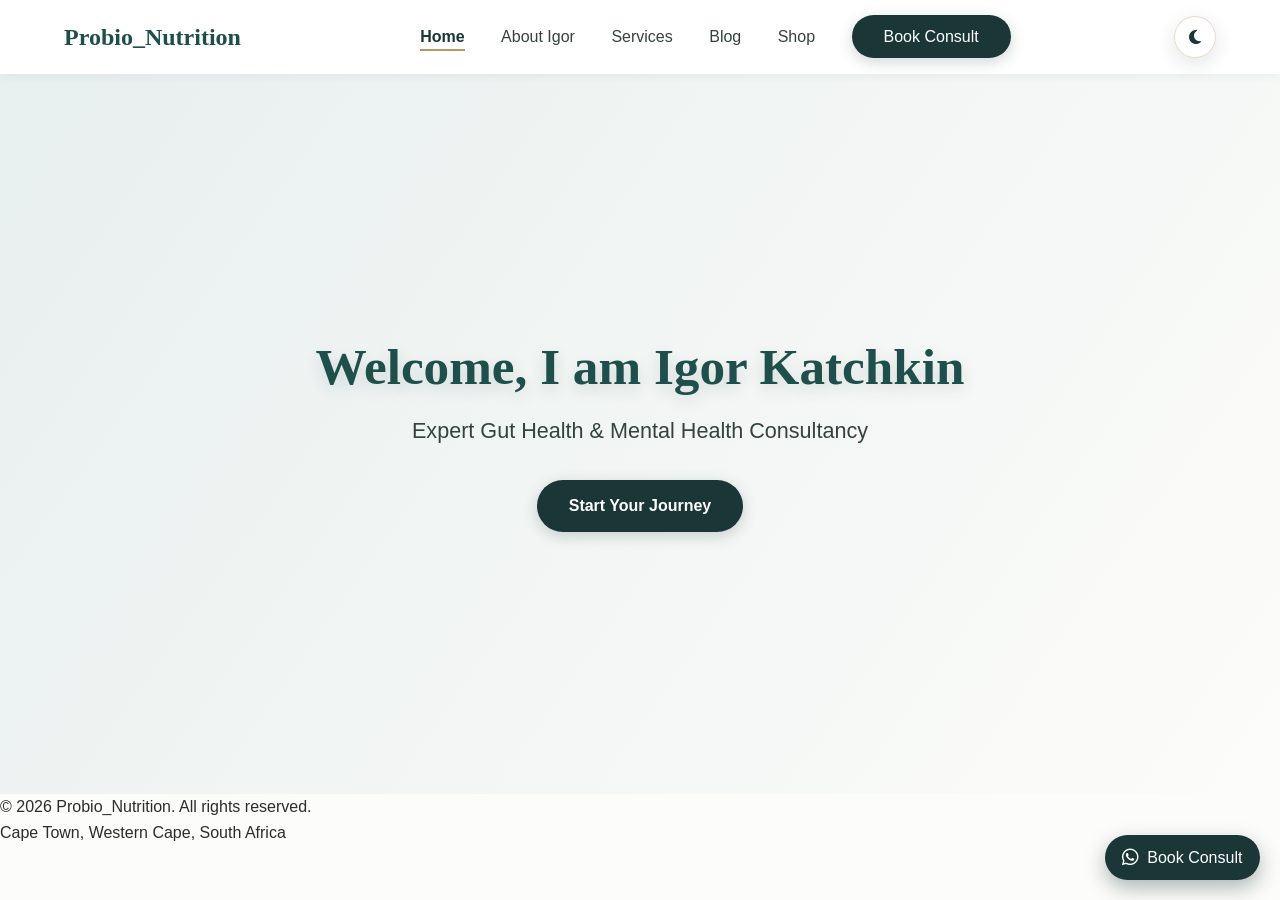
<file: index.html>
<!DOCTYPE html>
<html lang="en-ZA">
<head>
    <meta charset="UTF-8">
    <meta name="viewport" content="width=device-width, initial-scale=1.0">
    <!-- Google tag (gtag.js) -->
    <script async src="https://www.googletagmanager.com/gtag/js?id=G-XXXXXXXXXX"></script>
    <script>
        window.dataLayer = window.dataLayer || [];
        function gtag(){dataLayer.push(arguments);}
        gtag('js', new Date());
        gtag('config', 'G-XXXXXXXXXX');
    </script>
    <title>Probio Nutrition | Gut &amp; Mental Health Consultancy</title>
    <meta name="description" content="Igor Katchkin offers holistic gut health products and expert mental health consultancy to support long-term wellbeing through personalized guidance.">
    <meta name="keywords" content="probiotics, gut health, mental health consultancy, life coaching, holistic wellness, nutrition, South Africa, Igor Katchkin, microbiome support, emotional wellbeing">
    <meta property="og:title" content="Probio Nutrition | Gut &amp; Mental Health Consultancy">
    <meta property="og:description" content="Igor Katchkin offers holistic gut health products and expert mental health consultancy for balanced, long-term wellbeing.">
    <meta property="og:type" content="website">
    <link rel="canonical" href="https://digitalgrowthkh.github.io/ProBio_Nutrition/index.html">
    <link rel="stylesheet" href="style.css">
    <link rel="stylesheet" href="https://cdnjs.cloudflare.com/ajax/libs/font-awesome/6.4.0/css/all.min.css">
        <script type="application/ld+json">
        {
            "@context": "https://schema.org",
            "@graph": [
                {
                    "@type": "HealthAndBeautyBusiness",
                    "name": "Probio Nutrition",
                    "url": "https://digitalgrowthkh.github.io/ProBio_Nutrition",
                    "telephone": "+27637720586",
                    "address": {
                        "@type": "PostalAddress",
                        "addressLocality": "Cape Town",
                        "addressRegion": "Western Cape",
                        "addressCountry": "ZA"
                    }
                },
                {
                    "@type": "Person",
                    "name": "Igor Katchkin",
                    "jobTitle": "Holistic Wellness Coach",
                    "description": "Igor Katchkin is a holistic wellness coach with a background in psychology and certified life coaching, combining mental wellness support with personalized holistic guidance.",
                    "sameAs": [
                        "https://www.linkedin.com/in/igor-katchkin"
                    ],
                    "alumniOf": [
                        {
                            "@type": "CollegeOrUniversity",
                            "name": "Heriot-Watt University"
                        },
                        {
                            "@type": "EducationalOrganization",
                            "name": "RSCI Life Coaching Institute"
                        }
                    ]
                }
            ]
        }
        </script>
</head>
<body>

    <header>
        <div class="logo">Probio_Nutrition</div>
        
        <nav class="desktop-nav">
            <a href="index.html">Home</a>
            <a href="about.html">About Igor</a>
            <a href="services.html">Services</a>
            <a href="blog.html">Blog</a>
            <a href="products.html">Shop</a>
            <a href="https://wa.me/27637720586?text=Hi%20Igor,%20I%20would%20like%20to%20book%20a%20consultation." class="btn-primary" target="_blank" rel="noopener noreferrer">Book Consult</a>
        </nav>

        <button class="theme-toggle-btn" type="button" aria-label="Switch to dark mode" aria-pressed="false">
            <i class="fa-solid fa-moon" aria-hidden="true"></i>
        </button>

        <div class="mobile-menu-btn">
            <i class="fas fa-bars"></i>
        </div>
    </header>

    <section id="home" class="hero-section">
        <div class="hero-container">
            <h1>Welcome, I am Igor Katchkin</h1>
            <p class="hero-subheadline">Expert Gut Health &amp; Mental Health Consultancy</p>
            <a href="services.html" class="hero-cta-btn">Start Your Journey</a>
        </div>
    </section>

    <button id="whatsapp-robot" type="button" aria-label="Book Consult on WhatsApp">
        <i class="fab fa-whatsapp"></i>
        <span>Book Consult</span>
    </button>

    <footer class="site-footer">
        <p>&copy; 2026 Probio_Nutrition. All rights reserved.</p>
        <p>Cape Town, Western Cape, South Africa</p>
    </footer>

    <script src="script.js"></script>
</body>
</html>
</file>
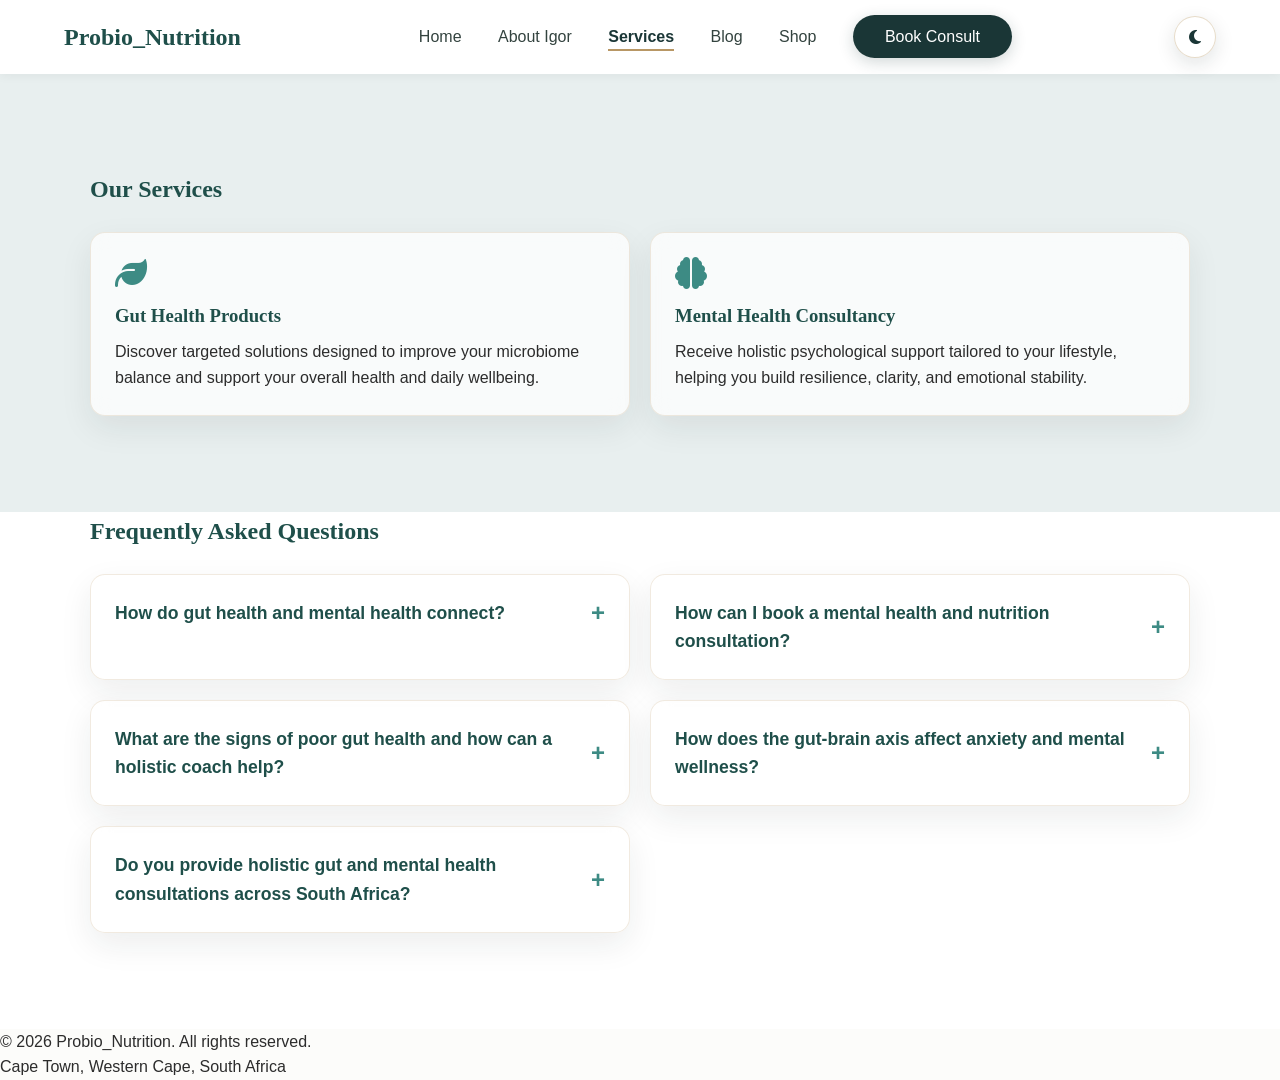
<file: services.html>
<!DOCTYPE html>
<html lang="en-ZA">
<head>
	<meta charset="UTF-8">
	<meta name="viewport" content="width=device-width, initial-scale=1.0">
	<!-- Google tag (gtag.js) -->
	<script async src="https://www.googletagmanager.com/gtag/js?id=G-XXXXXXXXXX"></script>
	<script>
		window.dataLayer = window.dataLayer || [];
		function gtag(){dataLayer.push(arguments);}
		gtag('js', new Date());
		gtag('config', 'G-XXXXXXXXXX');
	</script>
	<title>Consultancy Services | Mental &amp; Gut Health</title>
	<meta name="description" content="Explore Igor Katchkin's dual-service approach, combining holistic psychological support with microbiome and gut health optimization for complete wellbeing.">
	<meta property="og:title" content="Consultancy Services | Mental &amp; Gut Health">
	<meta property="og:description" content="Explore Igor Katchkin's dual-service approach, combining holistic psychological support with microbiome and gut health optimization for complete wellbeing.">
	<meta property="og:type" content="website">
	<meta property="og:url" content="https://digitalgrowthkh.github.io/ProBio_Nutrition/services.html">
	<link rel="canonical" href="https://digitalgrowthkh.github.io/ProBio_Nutrition/services.html">
	<link rel="stylesheet" href="style.css">
	<link rel="stylesheet" href="https://cdnjs.cloudflare.com/ajax/libs/font-awesome/6.4.0/css/all.min.css">
	<script type="application/ld+json">
	{
	  "@context": "https://schema.org",
	  "@type": "FAQPage",
	  "mainEntity": [
	    {
	      "@type": "Question",
	      "name": "How do gut health and mental health connect?",
	      "acceptedAnswer": {
	        "@type": "Answer",
	        "text": "The gut and brain are connected through the gut-brain axis. A balanced microbiome can positively influence neurotransmitter production, impacting mood, clarity, and emotional stability."
	      }
	    },
	    {
	      "@type": "Question",
	      "name": "How can I book a mental health and nutrition consultation?",
	      "acceptedAnswer": {
	        "@type": "Answer",
	        "text": "You can easily book a holistic consultation with Igor Katchkin directly through the WhatsApp booking button on our website."
	      }
	    },
	    {
	      "@type": "Question",
	      "name": "What are the signs of poor gut health and how can a holistic coach help?",
	      "acceptedAnswer": {
	        "@type": "Answer",
	        "text": "Common signs of an imbalanced microbiome include bloating, fatigue, food intolerances, and even mood swings or anxiety. As a holistic wellness coach, Igor Katchkin uses a tailored approach combining targeted probiotic nutrition with lifestyle coaching to restore your gut flora and overall vitality."
	      }
	    },
	    {
	      "@type": "Question",
	      "name": "How does the gut-brain axis affect anxiety and mental wellness?",
	      "acceptedAnswer": {
	        "@type": "Answer",
	        "text": "Your gut and brain communicate constantly through the gut-brain axis. An unhealthy gut can disrupt the production of key neurotransmitters like serotonin, leading to brain fog, stress, and anxiety. Healing your digestive system with proper probiotics and holistic psychological support can significantly improve your emotional stability."
	      }
	    },
	    {
	      "@type": "Question",
	      "name": "Do you provide holistic gut and mental health consultations across South Africa?",
	      "acceptedAnswer": {
	        "@type": "Answer",
	        "text": "Yes, Igor offers expert mental health and gut health consultancy. You can easily book a personalized session from anywhere in South Africa by contacting us directly via WhatsApp to discuss your microbiome and emotional wellness goals."
	      }
	    }
	  ]
	}
	</script>
</head>
<body>

	<header>
		<div class="logo">Probio_Nutrition</div>
        
		<nav class="desktop-nav">
			<a href="index.html">Home</a>
			<a href="about.html">About Igor</a>
			<a href="services.html">Services</a>
			<a href="blog.html">Blog</a>
			<a href="products.html">Shop</a>
			<a href="https://wa.me/27637720586?text=Hi%20Igor,%20I%20would%20like%20to%20book%20a%20consultation." class="btn-primary" target="_blank" rel="noopener noreferrer">Book Consult</a>
		</nav>

		<button class="theme-toggle-btn" type="button" aria-label="Switch to dark mode" aria-pressed="false">
			<i class="fa-solid fa-moon" aria-hidden="true"></i>
		</button>

		<div class="mobile-menu-btn">
			<i class="fas fa-bars"></i>
		</div>
	</header>

	<section id="services" class="services-section">
		<div class="services-container">
			<h2>Our Services</h2>
			<div class="services-grid">
				<div class="service-card">
					<i class="fa-solid fa-leaf service-icon" aria-hidden="true"></i>
					<h3>Gut Health Products</h3>
					<p>Discover targeted solutions designed to improve your microbiome balance and support your overall health and daily wellbeing.</p>
				</div>
				<div class="service-card">
					<i class="fa-solid fa-brain service-icon" aria-hidden="true"></i>
					<h3>Mental Health Consultancy</h3>
					<p>Receive holistic psychological support tailored to your lifestyle, helping you build resilience, clarity, and emotional stability.</p>
				</div>
			</div>
		</div>
	</section>

	<section id="faq" class="faq-section">
		<div class="services-container">
			<h2>Frequently Asked Questions</h2>
			<div id="faq-list" class="services-grid" aria-live="polite">
				<article class="service-card">
					<details class="faq-item">
						<summary>How do gut health and mental health connect?</summary>
						<p>The gut and brain are connected through the gut-brain axis. A balanced microbiome can positively influence neurotransmitter production, impacting mood, clarity, and emotional stability.</p>
					</details>
				</article>
				<article class="service-card">
					<details class="faq-item">
						<summary>How can I book a mental health and nutrition consultation?</summary>
						<p>You can easily book a holistic consultation with Igor Katchkin directly through the WhatsApp booking button on our website.</p>
					</details>
				</article>
				<article class="service-card">
					<details class="faq-item">
						<summary>What are the signs of poor gut health and how can a holistic coach help?</summary>
						<p>Common signs of an imbalanced microbiome include bloating, fatigue, food intolerances, and even mood swings or anxiety. As a holistic wellness coach, Igor Katchkin uses a tailored approach combining targeted probiotic nutrition with lifestyle coaching to restore your gut flora and overall vitality.</p>
					</details>
				</article>
				<article class="service-card">
					<details class="faq-item">
						<summary>How does the gut-brain axis affect anxiety and mental wellness?</summary>
						<p>Your gut and brain communicate constantly through the gut-brain axis. An unhealthy gut can disrupt the production of key neurotransmitters like serotonin, leading to brain fog, stress, and anxiety. Healing your digestive system with proper probiotics and holistic psychological support can significantly improve your emotional stability.</p>
					</details>
				</article>
				<article class="service-card">
					<details class="faq-item">
						<summary>Do you provide holistic gut and mental health consultations across South Africa?</summary>
						<p>Yes, Igor offers expert mental health and gut health consultancy. You can easily book a personalized session from anywhere in South Africa by contacting us directly via WhatsApp to discuss your microbiome and emotional wellness goals.</p>
					</details>
				</article>
			</div>
		</div>
	</section>

	<footer class="site-footer">
		<p>&copy; 2026 Probio_Nutrition. All rights reserved.</p>
		<p>Cape Town, Western Cape, South Africa</p>
	</footer>

	<script src="script.js"></script>
</body>
</html>
</file>
<file: style.css>
/* --- Color Palette & Basics --- */
:root {
    --primary-dark: #1A3636;  /* Deep Forest Green for high contrast/trust */
    --primary-light: #E8EFEF; /* Soft Sage for gentle backgrounds */
    --accent: #B89765;        /* Muted Gold for premium CTAs */
    --bg-main: #FCFCFA;       /* Warm Off-White */
    --text-main: #2C2C2C;     /* Soft Black for readable body text */
    --turquoise-dark: #1F4F4A; /* Refined teal for premium headings/icons */
    --turquoise-main: #3D8B84; /* Fresh balanced teal accent */
    --text-dark: #33433F;      /* Deep muted green-gray for supporting text */
    --white: #FFFFFF;
}

:root[data-theme="dark"] {
    --primary-dark: #CFE3E0;
    --primary-light: #1D2B2A;
    --accent: #C9A978;
    --bg-main: #111817;
    --text-main: #D7E3E0;
    --turquoise-dark: #A5D0CA;
    --turquoise-main: #7DB8AF;
    --text-dark: #C4D5D1;
    --white: #1A2423;
}

* {
    margin: 0;
    padding: 0;
    box-sizing: border-box;
}

body {
    font-family: 'Inter', sans-serif;
    background-color: var(--bg-main);
    color: var(--text-main);
    line-height: 1.6;
}

h1, h2, h3, .logo {
    font-family: 'Playfair Display', serif;
    color: var(--primary-dark);
}

/* --- Scroll Reveal Utilities --- */
.hidden {
    opacity: 0;
    transform: translateY(24px);
    transition: opacity 0.8s ease, transform 0.8s ease;
    will-change: opacity, transform;
}

.show {
    opacity: 1;
    transform: translateY(0);
}

@media (prefers-reduced-motion: reduce) {
    .hidden,
    .show {
        opacity: 1;
        transform: none;
        transition: none;
    }
}

/* --- Navigation --- */
header {
    background-color: var(--white);
    padding: 1rem 5%;
    display: flex;
    justify-content: space-between;
    align-items: center;
    box-shadow: 0 2px 10px rgba(0,0,0,0.05);
    position: sticky;
    top: 0;
    z-index: 1000;
    transition: all 0.3s ease;
}

header.scrolled {
    padding: 0.65rem 5%;
    background-color: rgba(255, 255, 255, 0.9);
    backdrop-filter: blur(10px);
    -webkit-backdrop-filter: blur(10px);
    box-shadow: 0 10px 28px rgba(20, 34, 34, 0.14);
}

.logo {
    font-size: 1.5rem;
    font-weight: bold;
    color: var(--turquoise-dark);
}

.desktop-nav a {
    text-decoration: none;
    color: var(--text-dark);
    margin-left: 2rem;
    font-weight: 500;
    transition: color 0.3s;
}

.desktop-nav a:hover {
    color: var(--turquoise-main);
}

.desktop-nav a.active {
    color: var(--primary-dark);
    border-bottom: 2px solid var(--accent);
    padding-bottom: 4px;
    font-weight: 600;
}

.btn-primary {
    background-color: var(--primary-dark);
    color: var(--white) !important;
    padding: 0.8rem 2rem;
    border-radius: 25px;
    border: none;
    box-shadow: 0 4px 15px rgba(26, 54, 54, 0.2);
    transition: background-color 0.3s ease, transform 0.3s ease;
}

.btn-primary:hover {
    background-color: var(--accent);
    transform: translateY(-2px);
}

.mobile-menu-btn {
    display: none;
    font-size: 1.5rem;
    color: var(--turquoise-dark);
    cursor: pointer;
}

.theme-toggle-btn {
    width: 42px;
    height: 42px;
    border-radius: 50%;
    border: 1px solid rgba(184, 151, 101, 0.35);
    background-color: rgba(255, 255, 255, 0.7);
    color: var(--primary-dark);
    display: inline-flex;
    align-items: center;
    justify-content: center;
    margin-left: 1rem;
    cursor: pointer;
    backdrop-filter: blur(8px);
    -webkit-backdrop-filter: blur(8px);
    box-shadow: 0 6px 20px rgba(20, 34, 34, 0.12);
    transition: all 0.3s ease;
}

.theme-toggle-btn:hover {
    transform: translateY(-2px);
    border-color: rgba(184, 151, 101, 0.65);
    box-shadow: 0 10px 24px rgba(20, 34, 34, 0.18);
}

.theme-toggle-btn i {
    font-size: 1rem;
}

/* --- Hero Section --- */
.hero-section {
    min-height: 80vh;
    display: flex;
    justify-content: center;
    align-items: center;
    text-align: center;
    padding: 6rem 5%;
    background: linear-gradient(
        125deg,
        var(--primary-light) 0%,
        var(--bg-main) 45%,
        rgba(184, 151, 101, 0.16) 100%
    );
    background-size: 220% 220%;
    animation: hero-gradient-flow 20s ease-in-out infinite;
}

.hero-container {
    max-width: 760px;
}

.hero-container h1 {
    font-size: clamp(2rem, 4vw, 3.25rem);
    color: var(--turquoise-dark);
    margin-bottom: 1rem;
    line-height: 1.2;
    text-shadow: 0 6px 16px rgba(26, 54, 54, 0.14);
}

@keyframes hero-gradient-flow {
    0% {
        background-position: 0% 50%;
    }
    50% {
        background-position: 100% 50%;
    }
    100% {
        background-position: 0% 50%;
    }
}

.hero-subheadline {
    font-size: clamp(1rem, 2.1vw, 1.35rem);
    margin-bottom: 2rem;
    color: var(--text-dark);
}

.hero-cta-btn {
    display: inline-block;
    text-decoration: none;
    background-color: var(--primary-dark);
    color: var(--white);
    padding: 0.8rem 2rem;
    border-radius: 999px;
    border: none;
    font-weight: 600;
    box-shadow: 0 4px 15px rgba(26, 54, 54, 0.2);
    transition: background-color 0.3s ease, transform 0.3s ease;
}

.hero-cta-btn:hover {
    background-color: var(--accent);
    transform: translateY(-2px);
}

/* --- About Section --- */
.about-section {
    background-color: var(--white);
    padding: 6rem 5%;
}

.about-container {
    max-width: 1100px;
    margin: 0 auto;
}

.about-container h2 {
    color: var(--turquoise-dark);
    margin-bottom: 0.5rem;
}

.about-container > p {
    margin-bottom: 1.5rem;
}

.about-qualifications-list {
    list-style: none;
    display: grid;
    grid-template-columns: repeat(3, minmax(0, 1fr));
    gap: 1rem;
}

.about-qualification-card {
    background-color: rgba(255, 255, 255, 0.72);
    border: 1px solid rgba(184, 151, 101, 0.2);
    border-radius: 14px;
    padding: 1.25rem;
    backdrop-filter: blur(10px);
    -webkit-backdrop-filter: blur(10px);
    box-shadow: 0 12px 32px rgba(20, 34, 34, 0.08);
    transition: transform 0.45s ease, box-shadow 0.45s ease, border-color 0.45s ease, background-color 0.45s ease;
}

.about-qualification-card:hover {
    background-color: rgba(255, 255, 255, 0.82);
    border-color: rgba(184, 151, 101, 0.55);
    box-shadow: 0 26px 52px rgba(20, 34, 34, 0.16);
    transform: translateY(-8px) scale(1.02);
}

.founder-headshot {
    width: 220px;
    max-width: 100%;
    height: auto;
    aspect-ratio: 1 / 1;
    object-fit: cover;
    border-radius: 50%;
    box-shadow: 0 10px 24px rgba(0, 0, 0, 0.14);
}

.qualification-image {
    display: block;
    max-width: 100%;
    height: auto;
    border-radius: 8px;
    margin-bottom: 0.85rem;
}

/* --- Services Section --- */
.services-section {
    background-color: var(--primary-light);
    padding: 6rem 5%;
}

.services-container {
    max-width: 1100px;
    margin: 0 auto;
}

.services-container h2 {
    color: var(--turquoise-dark);
    margin-bottom: 1.5rem;
}

.services-grid {
    display: grid;
    grid-template-columns: repeat(2, minmax(0, 1fr));
    gap: 1.25rem;
}

.service-card {
    background-color: rgba(255, 255, 255, 0.72);
    border: 1px solid rgba(184, 151, 101, 0.2);
    border-radius: 15px;
    padding: 1.5rem;
    backdrop-filter: blur(10px);
    -webkit-backdrop-filter: blur(10px);
    box-shadow: 0 12px 32px rgba(20, 34, 34, 0.08);
    transition: transform 0.45s ease, box-shadow 0.45s ease, border-color 0.45s ease, background-color 0.45s ease;
}

.service-card:hover {
    background-color: rgba(255, 255, 255, 0.82);
    border-color: rgba(184, 151, 101, 0.55);
    box-shadow: 0 26px 52px rgba(20, 34, 34, 0.16);
    transform: translateY(-8px) scale(1.02);
}

.product-card {
    background-color: rgba(255, 255, 255, 0.72);
    border: 1px solid rgba(184, 151, 101, 0.2);
    border-radius: 15px;
    padding: 1.5rem;
    backdrop-filter: blur(10px);
    -webkit-backdrop-filter: blur(10px);
    box-shadow: 0 12px 32px rgba(20, 34, 34, 0.08);
    transition: transform 0.45s ease, box-shadow 0.45s ease, border-color 0.45s ease, background-color 0.45s ease;
}

.product-card:hover {
    background-color: rgba(255, 255, 255, 0.82);
    border-color: rgba(184, 151, 101, 0.55);
    box-shadow: 0 26px 52px rgba(20, 34, 34, 0.16);
    transform: translateY(-8px) scale(1.02);
}

:root[data-theme="dark"] body {
    background-color: var(--bg-main);
    color: var(--text-main);
}

:root[data-theme="dark"] header {
    background-color: rgba(17, 24, 23, 0.9);
    box-shadow: 0 4px 20px rgba(0, 0, 0, 0.35);
}

:root[data-theme="dark"] header.scrolled {
    background-color: rgba(19, 28, 27, 0.82);
    box-shadow: 0 12px 30px rgba(0, 0, 0, 0.45);
}

:root[data-theme="dark"] .desktop-nav.active {
    background-color: rgba(19, 28, 27, 0.96);
}

:root[data-theme="dark"] .theme-toggle-btn {
    background-color: rgba(20, 33, 32, 0.85);
    color: #F8E7CA;
    border-color: rgba(201, 169, 120, 0.5);
}

:root[data-theme="dark"] .hero-section {
    background: linear-gradient(
        125deg,
        rgba(29, 43, 42, 0.95) 0%,
        rgba(17, 24, 23, 1) 45%,
        rgba(201, 169, 120, 0.16) 100%
    );
}

:root[data-theme="dark"] .about-section,
:root[data-theme="dark"] .faq-section {
    background-color: #131d1c;
}

:root[data-theme="dark"] .services-section {
    background-color: #182524;
}

:root[data-theme="dark"] .service-card,
:root[data-theme="dark"] .product-card,
:root[data-theme="dark"] .about-qualification-card,
:root[data-theme="dark"] .blog-article,
:root[data-theme="dark"] .author-box {
    background-color: rgba(25, 36, 35, 0.78);
    border-color: rgba(201, 169, 120, 0.3);
    box-shadow: 0 14px 34px rgba(0, 0, 0, 0.35);
}

:root[data-theme="dark"] .service-card:hover,
:root[data-theme="dark"] .product-card:hover,
:root[data-theme="dark"] .about-qualification-card:hover {
    background-color: rgba(28, 41, 40, 0.92);
    border-color: rgba(201, 169, 120, 0.62);
    box-shadow: 0 28px 54px rgba(0, 0, 0, 0.42);
}

:root[data-theme="dark"] .faq-item summary,
:root[data-theme="dark"] .blog-read-more,
:root[data-theme="dark"] .service-card h3,
:root[data-theme="dark"] .about-container h2,
:root[data-theme="dark"] .services-container h2,
:root[data-theme="dark"] .hero-container h1,
:root[data-theme="dark"] .logo {
    color: var(--turquoise-dark);
}

:root[data-theme="dark"] .hero-subheadline,
:root[data-theme="dark"] .desktop-nav a {
    color: var(--text-dark);
}

:root[data-theme="dark"] #whatsapp-robot {
    box-shadow: 0 10px 26px rgba(0, 0, 0, 0.45);
}

.service-icon {
    font-size: 2rem;
    color: var(--turquoise-main);
    margin-bottom: 0.75rem;
}

.service-card h3 {
    margin-bottom: 0.5rem;
    color: var(--turquoise-dark);
}

.faq-section {
    background-color: var(--white);
    padding: 0 5% 6rem;
}

.faq-section .services-container h2 {
    margin-bottom: 1.5rem;
}

.faq-item {
    width: 100%;
}

.faq-item summary {
    list-style: none;
    cursor: pointer;
    color: var(--turquoise-dark);
    font-size: 1.1rem;
    font-weight: 700;
    padding-right: 2rem;
    position: relative;
}

.faq-item summary::-webkit-details-marker {
    display: none;
}

.faq-item summary::after {
    content: "+";
    position: absolute;
    top: 50%;
    right: 0;
    transform: translateY(-50%);
    color: var(--turquoise-main);
    font-size: 1.5rem;
    line-height: 1;
}

.faq-item[open] summary::after {
    content: "-";
}

.faq-item p {
    margin-top: 0.9rem;
}

.blog-grid {
    grid-template-columns: repeat(3, minmax(0, 1fr));
}

.blog-post-card {
    display: flex;
    flex-direction: column;
    gap: 0.9rem;
}

.blog-post-card img {
    display: block;
    width: 100%;
    height: auto;
    aspect-ratio: 16 / 10;
    object-fit: cover;
    border-radius: 10px;
}

.blog-post-card time {
    font-size: 0.9rem;
    color: var(--accent);
    font-weight: 700;
    letter-spacing: 0.03em;
    text-transform: uppercase;
}

.blog-post-card p {
    flex-grow: 1;
}

.blog-read-more {
    align-self: flex-start;
    color: var(--primary-dark);
    font-weight: 700;
    text-decoration: none;
}

.blog-read-more::after {
    content: " ->";
    color: var(--accent);
}

.blog-read-more:hover {
    color: var(--accent);
}

.blog-article-page {
    padding: 7rem 5% 6rem;
}

.blog-article {
    background-color: var(--white);
    border-radius: 18px;
    padding: 2rem;
    box-shadow: 0 12px 30px rgba(0, 0, 0, 0.05);
}

.blog-article h1 {
    margin-bottom: 0.75rem;
}

.blog-article h2,
.blog-article h3 {
    margin-top: 1.75rem;
    margin-bottom: 0.75rem;
}

.blog-article p + p {
    margin-top: 1rem;
}

.author-meta {
    display: flex;
    flex-wrap: wrap;
    gap: 0.75rem 1.25rem;
    align-items: center;
    margin-bottom: 1.5rem;
    color: var(--accent);
    font-weight: 700;
}

.featured-article-image {
    display: block;
    width: 100%;
    height: auto;
    aspect-ratio: 16 / 8;
    object-fit: cover;
    border-radius: 14px;
    margin-bottom: 1.75rem;
}

.author-box {
    display: flex;
    flex-wrap: wrap;
    gap: 1rem;
    align-items: center;
    margin-top: 2.5rem;
    padding: 1.5rem;
    background-color: var(--primary-light);
    border-radius: 16px;
}

.author-box img {
    width: 88px;
    height: 88px;
    border-radius: 50%;
    object-fit: cover;
    flex-shrink: 0;
}

.author-box-content {
    flex: 1;
    min-width: 240px;
}

.author-box-content h2 {
    margin-top: 0;
}

.author-box-content p {
    margin-bottom: 1rem;
}

/* --- WhatsApp Floating Button --- */
#whatsapp-robot {
    position: fixed;
    bottom: 20px;
    right: 20px;
    display: inline-flex;
    align-items: center;
    gap: 0.5rem;
    background-color: var(--primary-dark);
    color: var(--white);
    border: none;
    border-radius: 50px;
    padding: 0.8rem 1.1rem;
    font-size: 1rem;
    font-family: 'Inter', sans-serif;
    font-weight: 500;
    cursor: pointer;
    box-shadow: 0 8px 20px rgba(26, 54, 54, 0.35);
    z-index: 9999;
    animation: whatsapp-pulse 2s infinite;
}

#whatsapp-robot i {
    font-size: 1.2rem;
    color: var(--white);
}

@keyframes whatsapp-pulse {
    0% {
        transform: scale(1);
        box-shadow: 0 0 0 0 rgba(26, 54, 54, 0.45);
    }
    70% {
        transform: scale(1.03);
        box-shadow: 0 0 0 14px rgba(26, 54, 54, 0);
    }
    100% {
        transform: scale(1);
        box-shadow: 0 0 0 0 rgba(26, 54, 54, 0);
    }
}

/* --- Mobile First Responsiveness --- */
@media (max-width: 768px) {
    .desktop-nav {
        display: none; /* Hide PC menu on phones */
    }

    .desktop-nav.active {
        display: flex;
        flex-direction: column;
        position: absolute;
        top: 100%;
        left: 0;
        width: 100%;
        background-color: var(--white);
        box-shadow: 0 8px 20px rgba(0, 0, 0, 0.08);
        padding: 0.75rem 5% 1rem;
    }

    .desktop-nav.active a {
        margin: 0.5rem 0;
    }

    .mobile-menu-btn {
        display: block; /* Show hamburger menu on phones */
    }

    .theme-toggle-btn {
        margin-left: auto;
        margin-right: 0.75rem;
    }

    .about-qualifications-list {
        grid-template-columns: 1fr;
    }

    .services-grid {
        grid-template-columns: 1fr;
    }

    .blog-grid {
        grid-template-columns: 1fr;
    }

    .blog-article {
        padding: 1.5rem;
    }

    .author-box {
        align-items: flex-start;
    }
}
</file>
